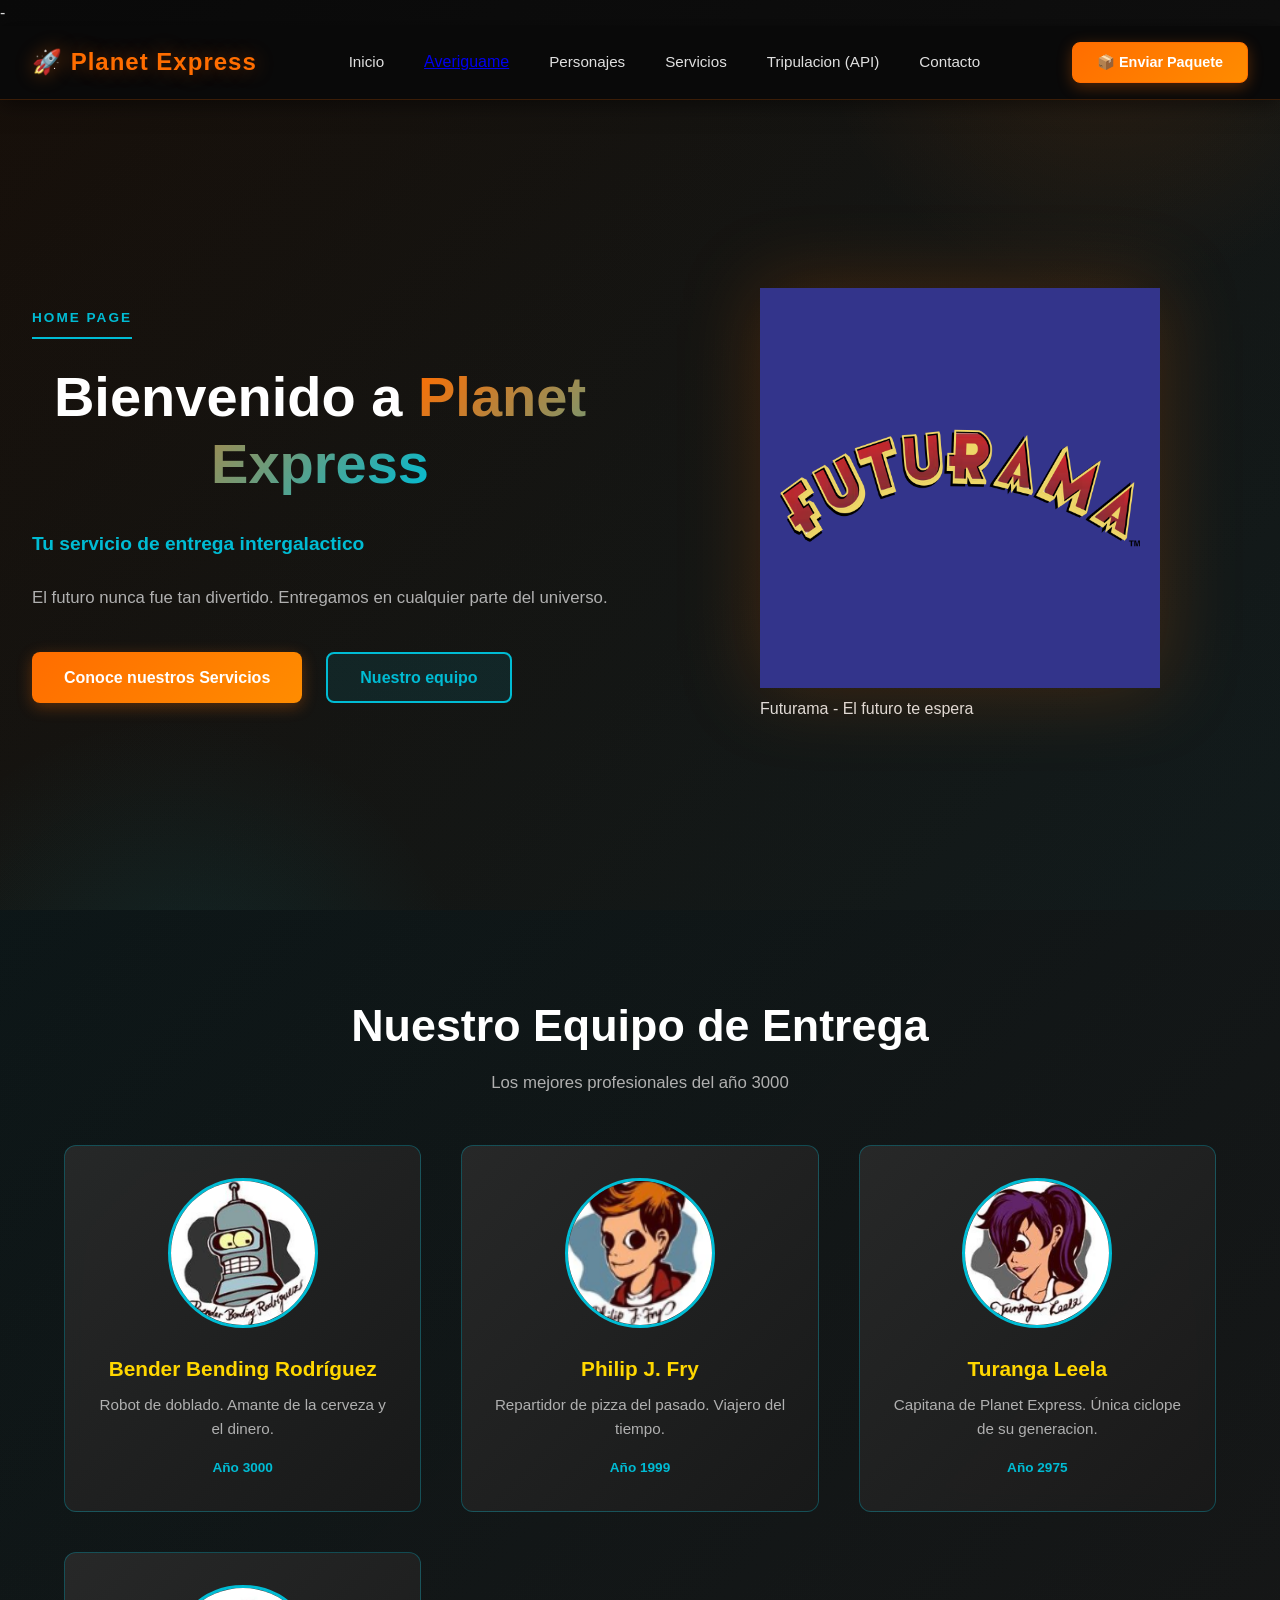
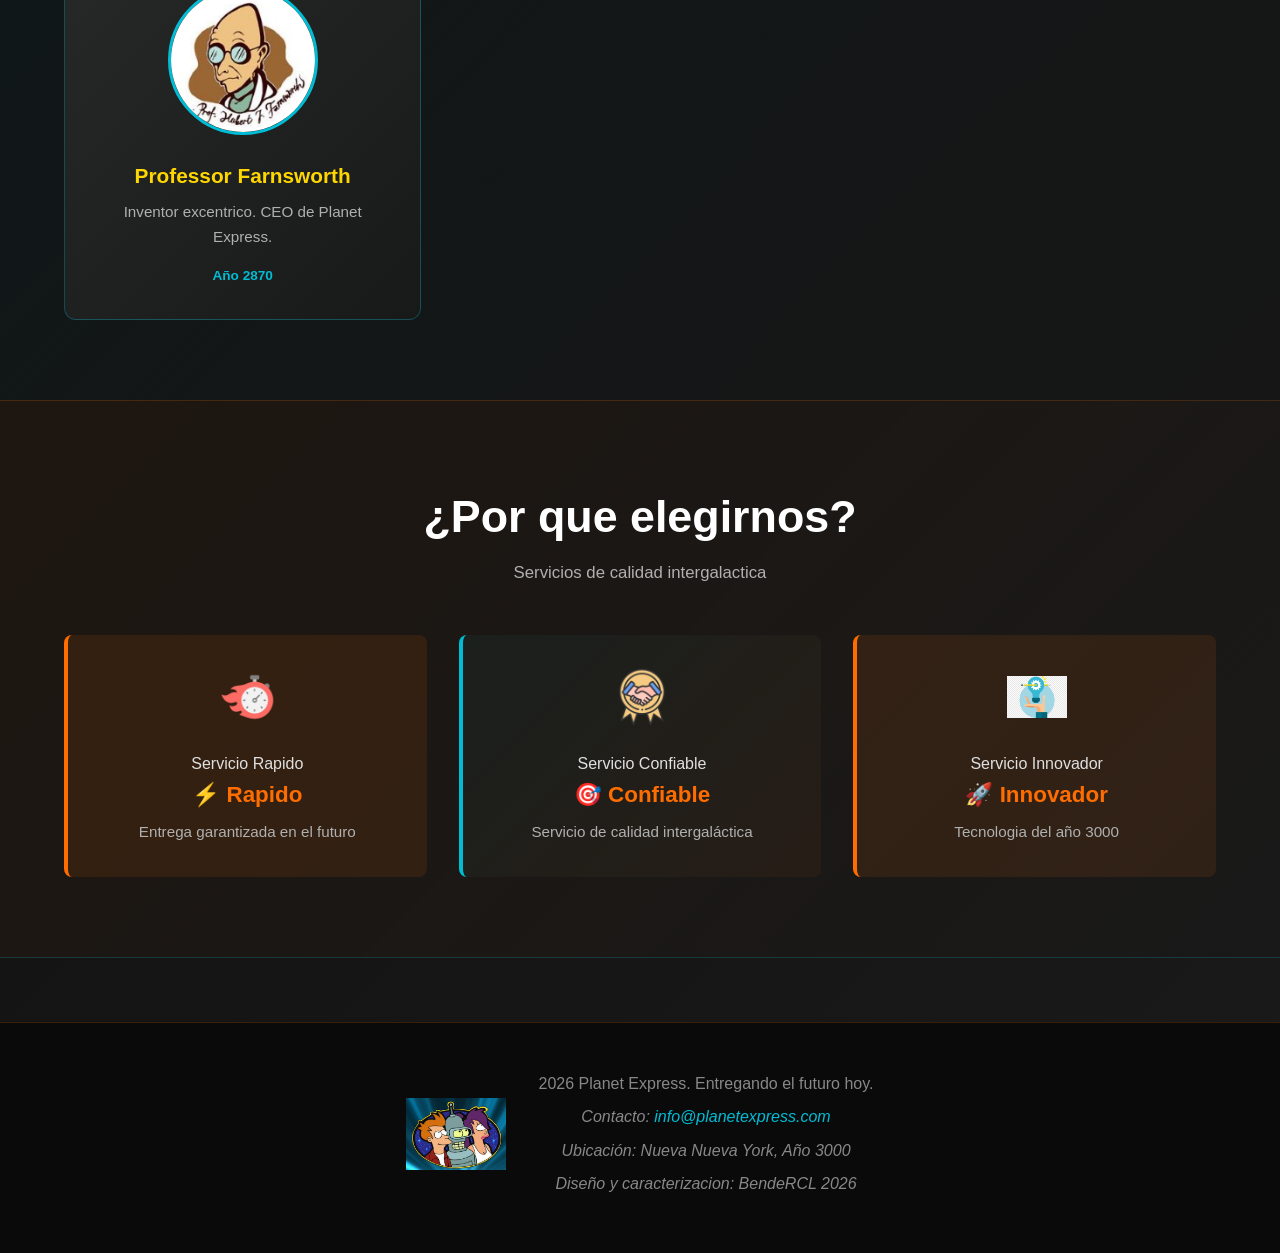
<file: index.html>
<!DOCTYPE html>
<html lang="es">

<head>
    <meta charset="UTF-8">
    <meta name="viewport" content="width=device-width, initial-scale=1.0">
    <meta name="description"
        content="Pagina tematica de Futurama - Planet Express, tu servicio de entrega intergalactico">
    <meta name="author" content="BendeRCL">
    <title>Futurama - Planet Express</title>
    <link rel="stylesheet" href="css/styles.css">
</head>

<body>-
    <header class="header">
        <nav class="navbar" aria-label="Navegación principal">
            <div class="nav-container">
                <div class="nav-logo">
                    <h1 class="logo">🚀 Planet Express</h1>
                </div>
                <ul class="nav-links">
                    <li><a href="index.html#inicio" class="nav-link">Inicio</a></li>
                    <li><a href="curriculum.html">Averiguame</a></li>
                    <li><a href="index.html#personajes" class="nav-link">Personajes</a></li>
                    <li><a href="index.html#caracteristicas" class="nav-link">Servicios</a></li>
                    <li><a href="api.html" class="nav-link api-nav-active" aria-current="page">Tripulacion (API)</a></li>
                    <li><a href="index.html#contacto" class="nav-link">Contacto</a></li>
                </ul>

                    <button class="btn-nav-cta" type="button" aria-label="Enviar un paquete ahora">
                        📦 Enviar Paquete
                    </button>
            </div>
        </nav>
    </header>

    <main>

        <section id="inicio" class="hero">
            <div class="hero-container">
                <div class="hero-content">
                    <span class="hero-label">HOME PAGE</span>
                    <h2>Bienvenido a <span class="hero-highlight">Planet Express</span></h2>
                    <p>Tu servicio de entrega intergalactico</p>
                    <p class="hero-subtitle">El futuro nunca fue tan divertido. Entregamos en cualquier parte del
                        universo.</p>

                    <div class="hero-buttons">

                        <button id="btnMostrar" class="btn-primary" type="button" aria-label="Explorar servicios">
                            Conoce nuestros Servicios
                        </button>
                        <button id="btnPersonajes" class="btn-secondary" type="button" aria-label="Conocer el equipo">
                            Nuestro equipo
                        </button>
                    </div>

                </div>

                <div class="hero-image-container">
                    <figure>
                        <img src="img/futurama-logo.png" alt="Logo de Futurama - Planet Express" class="hero-image"
                            width="400" height="400" loading="lazy">
                        <figcaption>Futurama - El futuro te espera</figcaption>
                    </figure>
                </div>
            </div>
        </section>

        <section id="personajes" class="personajes">
            <div class="section-container">
                <h2>Nuestro Equipo de Entrega</h2>
                <p class="section-subtitle">Los mejores profesionales del año 3000</p>

                <div class="contenedor-personajes" role="list">

                    <article class="tarjeta-personaje" role="listitem">
                        <figure class="imagen-personaje">
                            <img src="img/bender.png" alt="Bender Bending Rodríguez - Robot de doblado" width="150"
                                height="150" loading="lazy">

                        </figure>
                        <h3>Bender Bending Rodríguez</h3>
                        <p>Robot de doblado. Amante de la cerveza y el dinero.</p>
                        <time datetime="3000">Año 3000</time>
                    </article>


                    <article class="tarjeta-personaje" role="listitem">
                        <figure class="imagen-personaje">
                            <img src="img/fry.png" alt="Philip J. Fry - Repartidor de pizza del pasado" width="150"
                                height="150" loading="lazy">

                        </figure>
                        <h3>Philip J. Fry</h3>
                        <p>Repartidor de pizza del pasado. Viajero del tiempo.</p>
                        <time datetime="1999">Año 1999</time>
                    </article>


                    <article class="tarjeta-personaje" role="listitem">
                        <figure class="imagen-personaje">
                            <img src="img/leela.png" alt="Turanga Leela - Capitana de Planet Express" width="150"
                                height="150" loading="lazy">

                        </figure>
                        <h3>Turanga Leela</h3>
                        <p>Capitana de Planet Express. Única ciclope de su generacion.</p>
                        <time datetime="2975">Año 2975</time>
                    </article>


                    <article class="tarjeta-personaje" role="listitem">
                        <figure class="imagen-personaje">
                            <img src="img/professor.png" alt="Professor Farnsworth - Inventor excéntrico y CEO"
                                width="150" height="150" loading="lazy">
                        </figure>
                        <h3>Professor Farnsworth</h3>
                        <p>Inventor excentrico. CEO de Planet Express.</p>
                        <time datetime="2870">Año 2870</time>
                    </article>
                </div>
            </div>
        </section>

        <section id="caracteristicas" class="caracteristicas">
            <div class="section-container">
                <h2>¿Por que elegirnos?</h2>
                <p class="section-subtitle">Servicios de calidad intergalactica</p>

                <div class="features-grid">

                    <article class="feature">
                        <figure>
                            <img src="img/icon-rapido.png" alt="Icono de velocidad" class="feature-icon" width="60"
                                height="60" loading="lazy">
                            <figcaption>Servicio Rapido</figcaption>
                        </figure>
                        <h3>⚡ Rapido</h3>
                        <p>Entrega garantizada en el futuro</p>
                    </article>


                    <article class="feature">
                        <figure>
                            <img src="img/icon-confiable.png" alt="Icono de confiabilidad" class="feature-icon"
                                width="60" height="60" loading="lazy">
                            <figcaption>Servicio Confiable</figcaption>
                        </figure>
                        <h3>🎯 Confiable</h3>
                        <p>Servicio de calidad intergaláctica</p>
                    </article>


                    <article class="feature">
                        <figure>
                            <img src="img/icon-innovador.png" alt="Icono de innovación" class="feature-icon" width="60"
                                height="60" loading="lazy">
                            <figcaption>Servicio Innovador</figcaption>
                        </figure>
                        <h3>🚀 Innovador</h3>
                        <p>Tecnologia del año 3000</p>
                    </article>
                </div>
            </div>
        </section>

        
    </main>

    <footer class="footer">
        <div class="footer-container">
            <div class="footer-content">
                <figure class="footer-figura">
                    <img src="img/logo-footer.png" alt="Escuadron Planet Espress" class="footer-logo" width="100"
                        height="100" loading="lazy">
                </figure>
                <div class="footer-text">
                    <p> <time datetime="2026">2026</time> Planet Express. Entregando el futuro hoy.</p>
                    <address>
                        <p>Contacto: <a href="mailto:info@planetexpress.com">info@planetexpress.com</a></p>
                        <p>Ubicación: Nueva Nueva York, Año 3000</p>
                        <p>Diseño y caracterizacion: BendeRCL 2026</p>

                    </address>
                </div>
            </div>
        </div>
    </footer>


    <script src="js/script.js" defer></script>
</body>

</html>
</file>
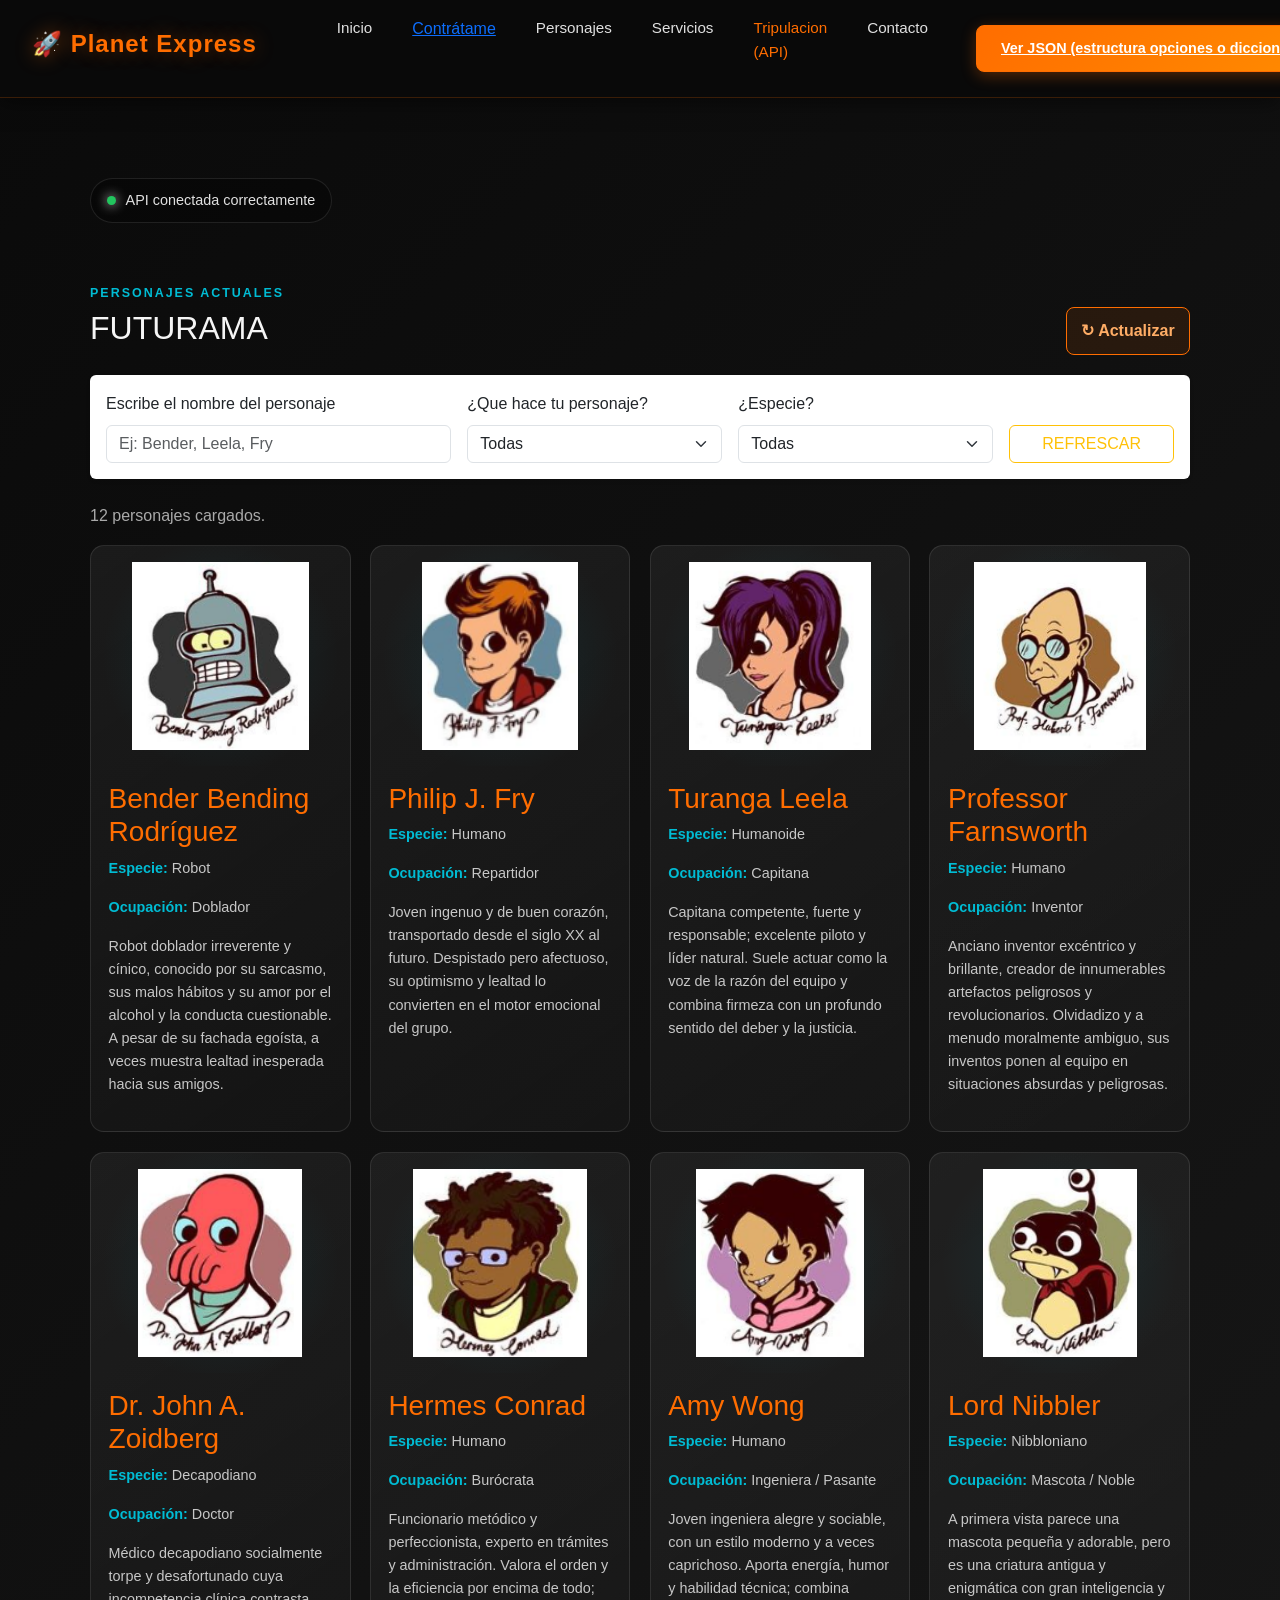
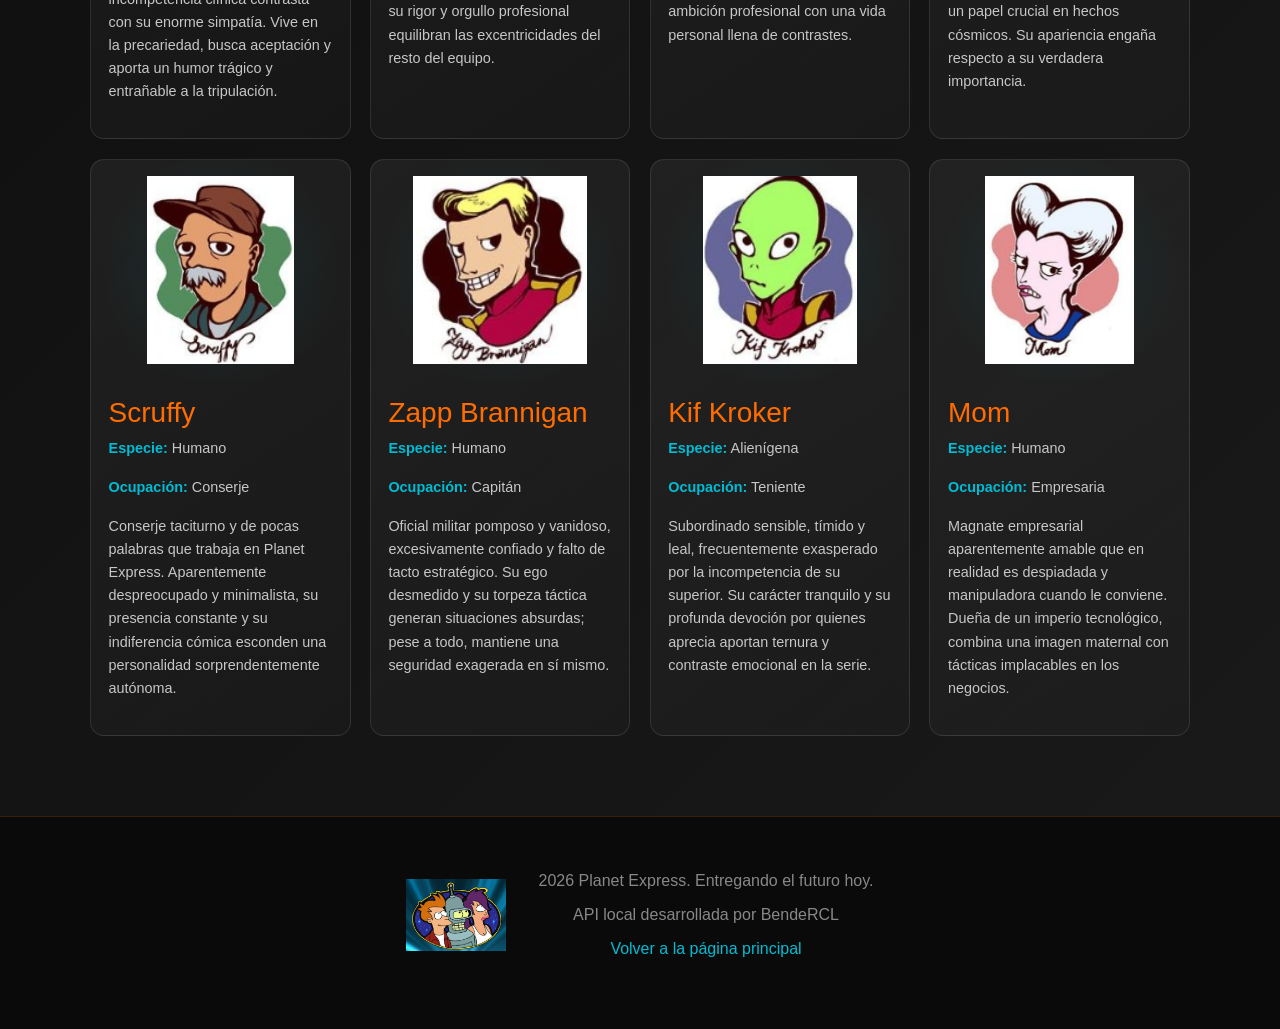
<file: api.html>
<!DOCTYPE html>
<html lang="es">

<head>
    <meta charset="UTF-8">
    <meta name="viewport" content="width=device-width, initial-scale=1.0">
    <meta name="description" content="Documentación y explorador de la API local de Futurama - Planet Express.">
    <meta name="author" content="BendeRCL">
    <title>API Local - Planet Express</title>

    <link href="https://cdn.jsdelivr.net/npm/bootstrap@5.3.3/dist/css/bootstrap.min.css" rel="stylesheet">
    <link rel="stylesheet" href="css/styles.css">
    <link rel="stylesheet" href="css/api-styles.css">
</head>

<body class="api-page">
    <header class="header">
        <nav class="navbar" aria-label="Navegación principal">
            <div class="nav-container">
                <div class="nav-logo">
                    <h1 class="logo">🚀 Planet Express</h1>
                </div>

                <ul class="nav-links">
                    <li><a href="index.html#inicio" class="nav-link">Inicio</a></li>
                    <li><a href="curriculum.html">Contrátame</a></li>
                    <li><a href="index.html#personajes" class="nav-link">Personajes</a></li>
                    <li><a href="index.html#caracteristicas" class="nav-link">Servicios</a></li>
                    <li><a href="api.html" class="nav-link api-nav-active" aria-current="page">Tripulacion (API)</a>
                    </li>
                    <li><a href="index.html#contacto" class="nav-link">Contacto</a></li>
                </ul>

                <a class="btn-nav-cta api-nav-button" href="json/personajes.json" target="_blank" rel="noopener">
                    Ver JSON (estructura opciones o diccionario)
                </a>
            </div>
        </nav>
    </header>

    <main class="api-main">
            <div class="api-status" id="apiStatus" role="status" aria-live="polite">
                <span class="status-dot"></span> Conectando con Firebase o JSON local...
            </div>
        </section>

        <article class="api-section" aria-labelledby="charactersTitle">
            <header class="api-section-heading">
                <div>
                    <span class="api-kicker">PERSONAJES ACTUALES</span>
                    <h2 id="charactersTitle">FUTURAMA</h2>
                </div>

                <button id="reloadCharacters" class="api-reload" type="button">↻ Actualizar</button> 
            </header>

            <div class="api-filters card border-0 shadow-sm mb-4">
                <div class="card-body">
                    <div class="row g-3 align-items-end">
                        <div class="col-12 col-md-4">
                            <label for="filterName" class="form-label">Escribe el nombre del personaje</label>
                            <input type="text" id="filterName" class="form-control"
                                placeholder="Ej: Bender, Leela, Fry">
                        </div>

                        <div class="col-12 col-md-3">
                            <label for="filterOccupation" class="form-label">¿Que hace tu personaje?</label>
                            <select id="filterOccupation" class="form-select">
                                <option value="">Todas</option>
                            </select>
                        </div>

                        <div class="col-12 col-md-3">
                            <label for="filterSpecies" class="form-label">¿Especie?</label>
                            <select id="filterSpecies" class="form-select">
                                <option value="">Todas</option> 
                            </select>
                        </div>

                        <div class="col-12 col-md-2 d-grid">
                            <button id="clearFilters" type="button" class="btn btn-outline-warning">
                              REFRESCAR
                            </button>
                        </div>
                    </div>
                </div>
            </div>

            <p id="charactersMessage" class="api-message" role="status" aria-live="polite"> - cantidad de personajes que actualiza la API
                Cargando personajes...
            </p>

            <div id="apiCharacters" class="api-characters"></div>
        </article>
        <pre id="jsonOutput" class="api-json" hidden aria-live="polite"></pre>
        </section>
    </main>

    <footer class="footer">
        <div class="footer-container">
            <div class="footer-content">
                <figure class="footer-figura">
                    <img src="img/logo-footer.png" alt="Logo de Planet Express" class="footer-logo" width="100"
                        height="100" loading="lazy">
                </figure>

                <div class="footer-text">
                    <p><time datetime="2026">2026</time> Planet Express. Entregando el futuro hoy.</p>
                    <address>
                        <p>API local desarrollada por BendeRCL</p>
                        <p><a href="index.html">Volver a la página principal</a></p>
                    </address>
                </div>
            </div>
        </div>
    </footer>

    <script>
        window.FIREBASE_CONFIG = {
            apiKey: "AIzaSyCx0AUlon29l3JHP1ow3xnhab2i0h4k39Q",
            authDomain: "teku-4a165.firebaseapp.com",
            projectId: "teku-4a165",
            storageBucket: "teku-4a165.firebasestorage.app",
            messagingSenderId: "780972025146",
            appId: "1:780972025146:web:f26547e5085d2d7323dc03"
        };
    </script>

    <script src="js/api-page.js" defer></script>
    <script src="js/personajes.js" defer></script>
</body>

</html>
</file>
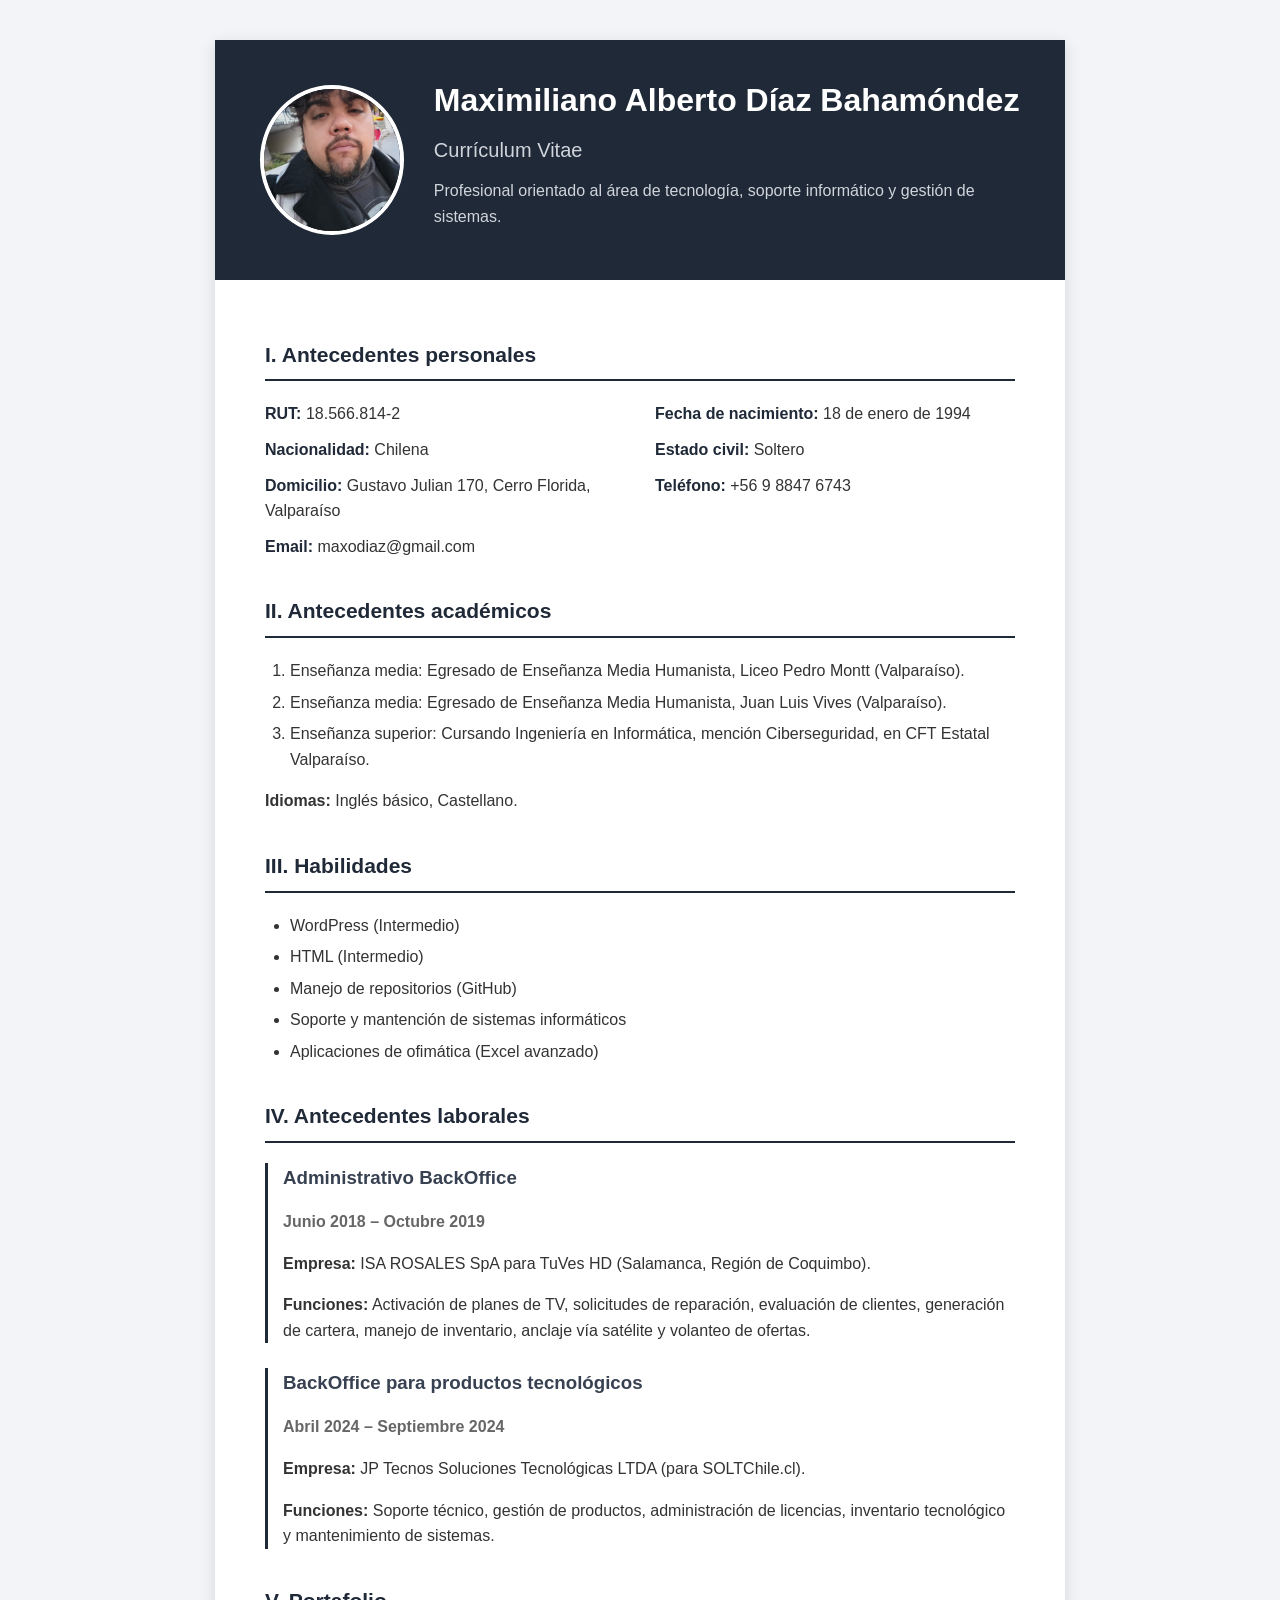
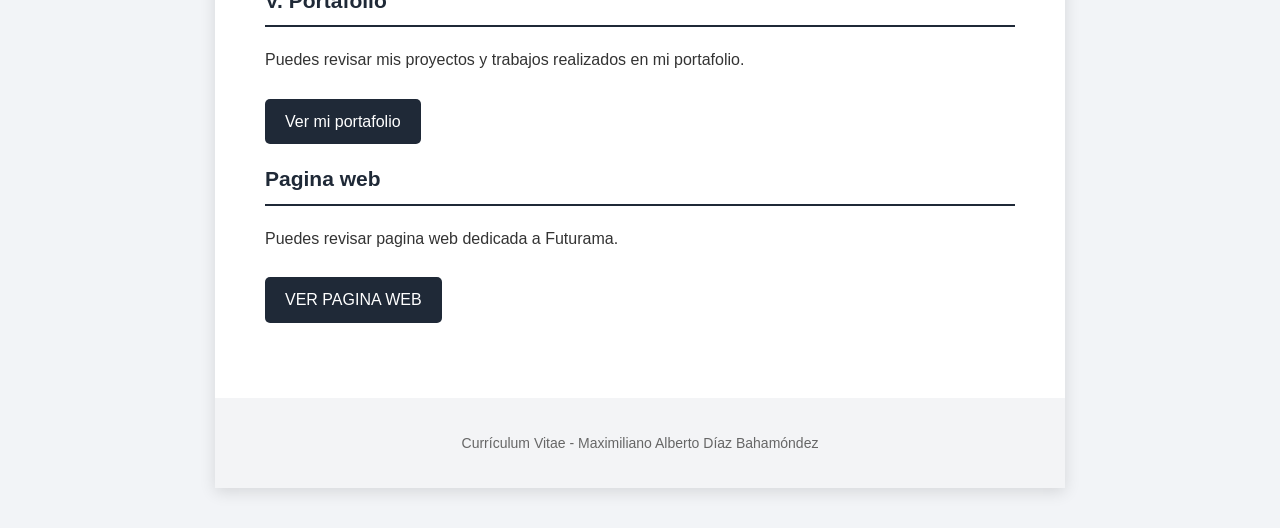
<file: curriculum.html>
<!DOCTYPE html>
<html lang="es">

<head>
    <meta charset="UTF-8">
    <meta name="viewport" content="width=device-width, initial-scale=1.0">
    <meta name="description" content="Currículum Vitae - Maximiliano Díaz Bahamóndez">
    <meta name="author" content="Maximiliano Díaz Bahamóndez">
    <title>Currículum Vitae - Maximiliano Díaz Bahamóndez</title>
    <link rel="stylesheet" href="css/cv-styles.css">
</head>

<body>

    <div class="cv-container">
        <header>
            <img
                class="foto"
                src="images/foto-perfil.jpeg"
                alt="Fotografía de Maximiliano Díaz Bahamóndez"
            >

            <div class="encabezado">
                <h1>Maximiliano Alberto Díaz Bahamóndez</h1>
                <h2>Currículum Vitae</h2>
                <p>
                    Profesional orientado al área de tecnología,
                    soporte informático y gestión de sistemas.
                </p>
            </div>
        </header>

        <main>

            <section>
                <h2>I. Antecedentes personales</h2>

                <div class="datos-personales">
                    <p class="dato">
                        <strong>RUT:</strong>
                        18.566.814-2
                    </p>

                    <p class="dato">
                        <strong>Fecha de nacimiento:</strong>
                        18 de enero de 1994
                    </p>

                    <p class="dato">
                        <strong>Nacionalidad:</strong>
                        Chilena
                    </p>

                    <p class="dato">
                        <strong>Estado civil:</strong>
                        Soltero
                    </p>

                    <p class="dato">
                        <strong>Domicilio:</strong>
                        Gustavo Julian 170, Cerro Florida, Valparaíso
                    </p>

                    <p class="dato">
                        <strong>Teléfono:</strong>
                        +56 9 8847 6743
                    </p>

                    <p class="dato">
                        <strong>Email:</strong>
                        maxodiaz@gmail.com
                    </p>
                </div>
            </section>

            <section>
                <h2>II. Antecedentes académicos</h2>

                <ol>
                    <li>
                        Enseñanza media: Egresado de Enseñanza Media
                        Humanista, Liceo Pedro Montt (Valparaíso).
                    </li>

                    <li>
                        Enseñanza media: Egresado de Enseñanza Media
                        Humanista, Juan Luis Vives (Valparaíso).
                    </li>

                    <li>
                        Enseñanza superior: Cursando Ingeniería en
                        Informática, mención Ciberseguridad, en
                        CFT Estatal Valparaíso.
                    </li>
                </ol>

                <p>
                    <strong>Idiomas:</strong>
                    Inglés básico, Castellano.
                </p>
            </section>


            <section>
                <h2>III. Habilidades</h2>

                <ul>
                    <li>WordPress (Intermedio)</li>
                    <li>HTML (Intermedio)</li>
                    <li>Manejo de repositorios (GitHub)</li>
                    <li>Soporte y mantención de sistemas informáticos</li>
                    <li>Aplicaciones de ofimática (Excel avanzado)</li>
                </ul>
            </section>

            <section>
                <h2>IV. Antecedentes laborales</h2>

                <div class="experiencia">
                    <h3>Administrativo BackOffice</h3>
                    <p class="periodo">Junio 2018 – Octubre 2019</p>

                    <p>
                        <strong>Empresa:</strong>
                        ISA ROSALES SpA para TuVes HD
                        (Salamanca, Región de Coquimbo).
                    </p>

                    <p>
                        <strong>Funciones:</strong>
                        Activación de planes de TV, solicitudes de
                        reparación, evaluación de clientes, generación
                        de cartera, manejo de inventario, anclaje vía
                        satélite y volanteo de ofertas.
                    </p>
                </div>

                <div class="experiencia">
                    <h3>BackOffice para productos tecnológicos</h3>
                    <p class="periodo">Abril 2024 – Septiembre 2024</p>

                    <p>
                        <strong>Empresa:</strong>
                        JP Tecnos Soluciones Tecnológicas LTDA
                        (para SOLTChile.cl).
                    </p>

                    <p>
                        <strong>Funciones:</strong>
                        Soporte técnico, gestión de productos,
                        administración de licencias, inventario
                        tecnológico y mantenimiento de sistemas.
                    </p>
                </div>
            </section>

            <section>
                <h2>V. Portafolio</h2>

                <p>
                    Puedes revisar mis proyectos y trabajos realizados
                    en mi portafolio.
                </p>

                <a class="portfolio-link" href="portafolio.html">
                    Ver mi portafolio
                </a>
                 <h2>Pagina web</h2>

                <p>
                    Puedes revisar pagina web dedicada a Futurama.
                </p>

                <a class="portfolio-link" href="index.html">
                    VER PAGINA WEB
                </a>
            </section>
                

        </main>

        <footer>
            <p>
                Currículum Vitae - Maximiliano Alberto Díaz Bahamóndez
            </p>
        </footer>

    </div>

    <script src="js/cv-script.js" defer></script>
</body>

</html>
</file>
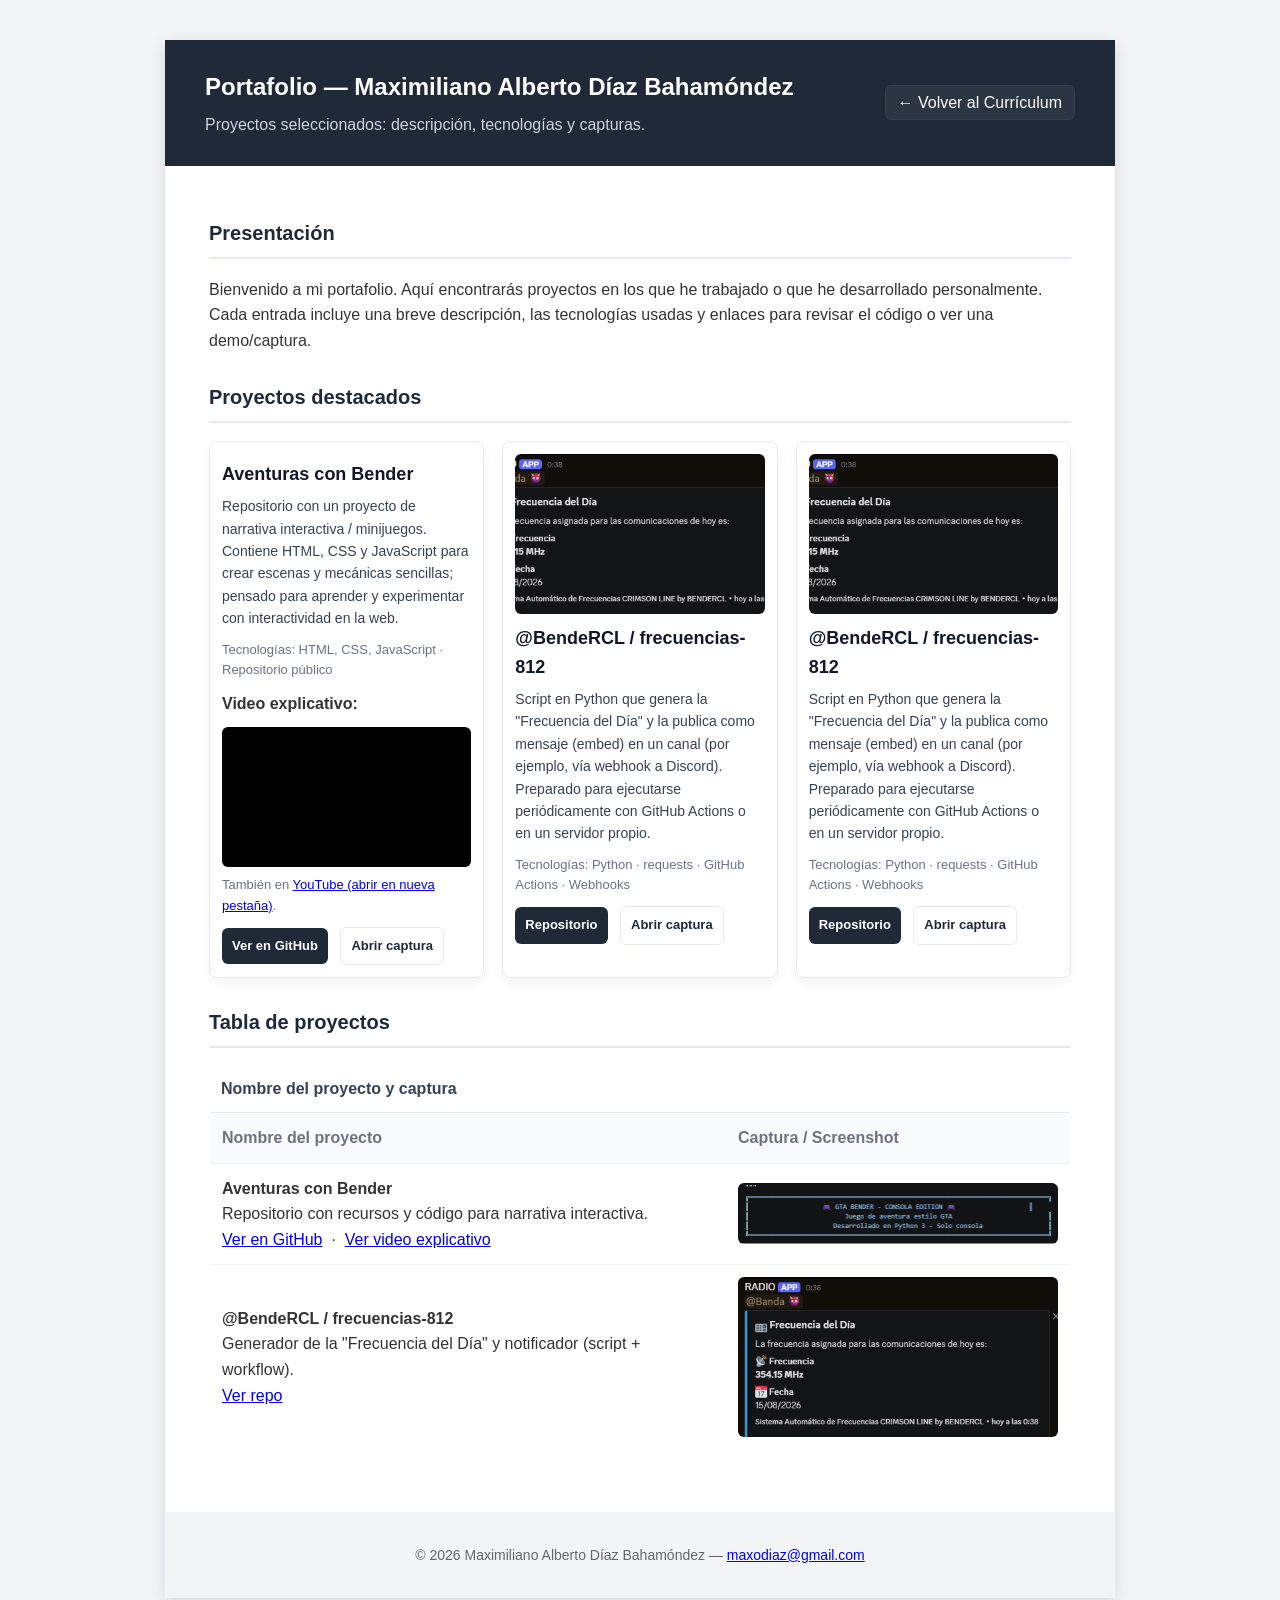
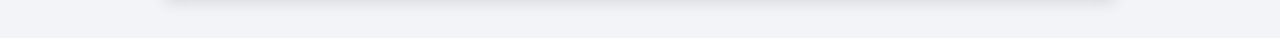
<file: portafolio.html>
<!DOCTYPE html>
<html lang="es">

<head>
  <meta charset="UTF-8" />
  <meta name="viewport" content="width=device-width, initial-scale=1.0" />
  <title>Portafolio - Maximiliano Díaz Bahamóndez</title>
  <link rel="stylesheet" href="css/porta-styles.css">
  
</head>

<body>
  <div class="cv-container">

    <header>
      <div class="title">
        <h1>Portafolio — Maximiliano Alberto Díaz Bahamóndez</h1>
        <p>Proyectos seleccionados: descripción, tecnologías y capturas.</p>
      </div>
      <div>
        <a class="back-link" href="curriculum.html">← Volver al Currículum</a>
      </div>
    </header>

    <main>
      <section>
        <h2>Presentación</h2>
        <p>Bienvenido a mi portafolio. Aquí encontrarás proyectos en los que he trabajado o que he desarrollado personalmente. Cada entrada incluye una breve descripción, las tecnologías usadas y enlaces para revisar el código o ver una demo/captura.</p>
      </section>

      <section>
        <h2>Proyectos destacados</h2>
        <div class="projects">
          <!-- Proyecto 1 -->
          <article class="project" aria-labelledby="p1">
          
            <h3 id="p1">Aventuras con Bender</h3>
            <p>Repositorio con un proyecto de narrativa interactiva / minijuegos. Contiene HTML, CSS y JavaScript para crear escenas y mecánicas sencillas; pensado para aprender y experimentar con interactividad en la web.</p>
            <div class="meta">Tecnologías: HTML, CSS, JavaScript · Repositorio público</div>

            <!-- Video embed (YouTube) -->
            <div>
              <strong>Video explicativo:</strong>
              <div class="video-container" aria-hidden="false" aria-label="Video explicativo Aventuras con Bender">
                <iframe src="https://www.youtube.com/embed/0yY1PvClfx8"
                        title="Aventuras con Bender - Video explicativo"
                        allow="accelerometer; autoplay; clipboard-write; encrypted-media; gyroscope; picture-in-picture"
                        allowfullscreen>
                </iframe>
              </div>
              <p style="margin-top:8px;font-size:13px;color:#6b7280;">
                También en <a href="https://www.youtube.com/watch?v=0yY1PvClfx8" target="_blank" rel="noopener noreferrer">YouTube (abrir en nueva pestaña)</a>.
              </p>
            </div>

            <div class="actions" style="margin-top:10px;">
              <a href="https://github.com/BendeRCL/aventuras-con-bender" target="_blank" rel="noopener noreferrer">Ver en GitHub</a>
              <a class="ghost" href="images/aventuras_con_bender.png" target="_blank" rel="noopener noreferrer">Abrir captura</a>
            </div>
          </article>

        
          <article class="project" aria-labelledby="p2">
            <img src="images/frecuencias_812.png" alt="Captura Frecuencias-812">
            <h3 id="p2">@BendeRCL / frecuencias-812</h3>
            <p>Script en Python que genera la "Frecuencia del Día" y la publica como mensaje (embed) en un canal (por ejemplo, vía webhook a Discord). Preparado para ejecutarse periódicamente con GitHub Actions o en un servidor propio.</p>
            <div class="meta">Tecnologías: Python · requests · GitHub Actions · Webhooks</div>
            <div class="actions">
              <a href="https://github.com/BendeRCL/frecuencias-812" target="_blank" rel="noopener noreferrer">Repositorio</a>
              <a class="ghost" href="images/frecuencias_812.png" target="_blank" rel="noopener noreferrer">Abrir captura</a>
            </div>
          </article>

                    <article class="project" aria-labelledby="p2">
            <img src="images/frecuencias_812.png" alt="Captura Frecuencias-812">
            <h3 id="p2">@BendeRCL / frecuencias-812</h3>
            <p>Script en Python que genera la "Frecuencia del Día" y la publica como mensaje (embed) en un canal (por ejemplo, vía webhook a Discord). Preparado para ejecutarse periódicamente con GitHub Actions o en un servidor propio.</p>
            <div class="meta">Tecnologías: Python · requests · GitHub Actions · Webhooks</div>
            <div class="actions">
              <a href="https://github.com/BendeRCL/frecuencias-812" target="_blank" rel="noopener noreferrer">Repositorio</a>
              <a class="ghost" href="images/frecuencias_812.png" target="_blank" rel="noopener noreferrer">Abrir captura</a>
            </div>
          </article>

          
        </div>
      </section>

      <section>
        <h2>Tabla de proyectos</h2>
        <table>
          <caption>Nombre del proyecto y captura</caption>
          <thead>
            <tr>
              <th>Nombre del proyecto</th>
              <th>Captura / Screenshot</th>
            </tr>
          </thead>
          <tbody>
            <tr>
              <td>
                <strong>Aventuras con Bender</strong><br>
                Repositorio con recursos y código para narrativa interactiva.<br>
                <a href="https://github.com/BendeRCL/aventuras-con-bender" target="_blank" rel="noopener noreferrer">Ver en GitHub</a>
                &nbsp;·&nbsp;
                <a href="https://www.youtube.com/watch?v=0yY1PvClfx8" target="_blank" rel="noopener noreferrer">Ver video explicativo</a>
              </td>
              <td><img src="images/aventuras_con_bender.png" alt="Screenshot Aventuras con Bender"></td>
            </tr>
            <tr>
              <td>
                <strong>@BendeRCL / frecuencias-812</strong><br>
                Generador de la "Frecuencia del Día" y notificador (script + workflow).
                <br><a href="https://github.com/BendeRCL/frecuencias-812" target="_blank" rel="noopener noreferrer">Ver repo</a>
              </td>
              <td><img src="images/frecuencias_812.png" alt="Screenshot Frecuencias-812"></td>
            </tr>
            <tr> 
            </tr>
          </tbody>
        </table>
      </section>
    </main>

    <footer>
      <p>© 2026 Maximiliano Alberto Díaz Bahamóndez — <a href="mailto:maxodiaz@gmail.com">maxodiaz@gmail.com</a></p>
    </footer>
  </div>
</body>

</html>
</file>
<file: css/styles.css>
:root {
    --color-primary: #FF6D00;
    --color-secondary: #00BCD4;
    --color-dark: #0a0a0a;
    --color-dark-alt: #1a1a1a;
    --color-light: #f5f5f5;
    --color-accent: #FFD700;
    --color-text: #e0e0e0;
    --transition: 0.3s ease;
}

* {
    margin: 0;
    padding: 0;
    box-sizing: border-box;
}

html {
    scroll-behavior: smooth;
}

body {
    font-family: 'Segoe UI', Tahoma, Geneva, Verdana, sans-serif;
    line-height: 1.6;
    color: var(--color-text);
    background: linear-gradient(135deg, var(--color-dark) 0%, var(--color-dark-alt) 100%);
    min-height: 100vh;
}

.header {
    background: rgba(10, 10, 10, 0.95);
    backdrop-filter: blur(10px);
    border-bottom: 1px solid rgba(255, 109, 0, 0.2);
    position: sticky;
    top: 0;
    z-index: 1000;
    box-shadow: 0 4px 20px rgba(0, 0, 0, 0.5);
}

.navbar {
    padding: 1rem 0;
}

.nav-container {
    max-width: 1400px;
    margin: 0 auto;
    padding: 0 2rem;
    display: flex;
    justify-content: space-between;
    align-items: center;
    gap: 3rem;
}
.nav-logo {
    flex-shrink: 0;
}

.logo {
    color: var(--color-primary);
    font-size: 1.5rem;
    font-weight: 700;
    text-shadow: 0 0 20px rgba(255, 109, 0, 0.4);
    letter-spacing: 1px;
}

.nav-links {
    display: flex;
    list-style: none;
    gap: 2.5rem;
    flex: 1;
    justify-content: center;
}

.nav-link {
    color: var(--color-text);
    text-decoration: none;
    font-weight: 500;
    font-size: 0.95rem;
    position: relative;
    transition: color var(--transition);
}

.nav-link::after {
    content: '';
    position: absolute;
    bottom: -5px;
    left: 0;
    width: 0;
    height: 2px;
    background: var(--color-primary);
    transition: width var(--transition);
}

.nav-link:hover {
    color: var(--color-primary);
}

.nav-link:hover::after {
    width: 100%;
}

.btn-nav-cta {
    background: linear-gradient(135deg, var(--color-primary), #FF8C00);
    color: white;
    border: 1px solid var(--color-primary);
    padding: 0.7rem 1.5rem;
    border-radius: 8px;
    cursor: pointer;
    font-weight: 600;
    font-size: 0.9rem;
    transition: all var(--transition);
    flex-shrink: 0;
    box-shadow: 0 4px 15px rgba(255, 109, 0, 0.3);
}

.btn-nav-cta:hover {
    transform: translateY(-2px);
    box-shadow: 0 6px 20px rgba(255, 109, 0, 0.5);
    background: linear-gradient(135deg, #FF8C00, var(--color-primary));
}

.btn-nav-cta:active {
    transform: translateY(0);
}

.hero {
    min-height: 90vh;
    display: flex;
    align-items: center;
    justify-content: center;
    background: linear-gradient(135deg, rgba(255, 109, 0, 0.05) 0%, rgba(0, 188, 212, 0.05) 100%);
    padding: 4rem 2rem;
    position: relative;
    overflow: hidden;
}

.hero::before {
    content: '';
    position: absolute;
    top: -50%;
    right: -10%;
    width: 600px;
    height: 600px;
    background: radial-gradient(circle, rgba(255, 109, 0, 0.1) 0%, transparent 70%);
    border-radius: 50%;
}

.hero::after {
    content: '';
    position: absolute;
    bottom: -50%;
    left: -10%;
    width: 600px;
    height: 600px;
    background: radial-gradient(circle, rgba(0, 188, 212, 0.1) 0%, transparent 70%);
    border-radius: 50%;
}

.hero-container {
    max-width: 1400px;
    width: 100%;
    display: grid;
    grid-template-columns: 1fr 1fr;
    gap: 4rem;
    align-items: center;
    position: relative;
    z-index: 1;
}

.hero-content {
    display: flex;
    flex-direction: column;
    gap: 1.5rem;
}

.hero-label {
    color: var(--color-secondary);
    font-size: 0.85rem;
    font-weight: 700;
    text-transform: uppercase;
    letter-spacing: 2px;
    display: inline-block;
    padding-bottom: 0.5rem;
    border-bottom: 2px solid var(--color-secondary);
    width: fit-content;
}

.hero-content h2 {
    font-size: clamp(2.5rem, 5vw, 3.5rem);
    font-weight: 800;
    line-height: 1.2;
    color: white;
}

.hero-highlight {
    background: linear-gradient(135deg, var(--color-primary), var(--color-secondary));
    -webkit-background-clip: text;
    -webkit-text-fill-color: transparent;
    background-clip: text;
}

.hero-content > p:first-of-type {
    font-size: 1.2rem;
    color: var(--color-secondary);
    font-weight: 600;
}

.hero-subtitle {
    font-size: 1.05rem;
    color: #b0b0b0;
    line-height: 1.7;
}

.hero-buttons {
    display: flex;
    gap: 1.5rem;
    flex-wrap: wrap;
    margin-top: 1rem;
}

.hero-image-container {
    display: flex;
    justify-content: center;
    align-items: center;
}

.hero-image {
    max-width: 100%;
    height: auto;
    animation: float 3s ease-in-out infinite;
    filter: drop-shadow(0 0 40px rgba(255, 109, 0, 0.2));
}

@keyframes float {
    0%, 100% {
        transform: translateY(0px);
    }
    50% {
        transform: translateY(-30px);
    }
}


.btn-primary,
.btn-secondary {
    padding: 0.9rem 2rem;
    font-size: 1rem;
    border-radius: 8px;
    cursor: pointer;
    font-weight: 600;
    border: none;
    transition: all var(--transition);
    display: inline-flex;
    align-items: center;
    gap: 0.5rem;
}

.btn-primary {
    background: linear-gradient(135deg, var(--color-primary), #FF8C00);
    color: white;
    box-shadow: 0 4px 15px rgba(255, 109, 0, 0.3);
}

.btn-primary:hover {
    transform: translateY(-3px);
    box-shadow: 0 6px 25px rgba(255, 109, 0, 0.5);
}

.btn-secondary {
    background: rgba(0, 188, 212, 0.1);
    color: var(--color-secondary);
    border: 2px solid var(--color-secondary);
}

.btn-secondary:hover {
    background: rgba(0, 188, 212, 0.2);
    transform: translateY(-3px);
    box-shadow: 0 6px 25px rgba(0, 188, 212, 0.3);
}

.btn-primary:active,
.btn-secondary:active {
    transform: translateY(-1px);
}

.section-container {
    max-width: 1400px;
    margin: 0 auto;
    padding: 0 2rem;
}

.personajes,
.caracteristicas,
.contacto {
    padding: 5rem 2rem;
}

.personajes {
    background: linear-gradient(135deg, rgba(0, 188, 212, 0.05) 0%, transparent 100%);
}

.caracteristicas {
    background: linear-gradient(135deg, rgba(255, 109, 0, 0.05) 0%, transparent 100%);
    border-top: 1px solid rgba(255, 109, 0, 0.2);
    border-bottom: 1px solid rgba(0, 188, 212, 0.2);
}

.contacto {
    background: rgba(0, 0, 0, 0.2);
}

section h2 {
    font-size: clamp(2rem, 4vw, 2.8rem);
    font-weight: 800;
    text-align: center;
    margin-bottom: 0.5rem;
    color: white;
}

.section-subtitle {
    text-align: center;
    color: #b0b0b0;
    margin-bottom: 3rem;
    font-size: 1.05rem;
}

.contenedor-personajes {
    display: grid;
    grid-template-columns: repeat(auto-fit, minmax(280px, 1fr));
    gap: 2.5rem;
    margin-top: 3rem;
}

.tarjeta-personaje {
    background: linear-gradient(135deg, rgba(45, 45, 45, 0.8) 0%, rgba(26, 26, 26, 0.8) 100%);
    border: 1px solid rgba(0, 188, 212, 0.3);
    border-radius: 12px;
    padding: 2rem;
    text-align: center;
    transition: all var(--transition);
    backdrop-filter: blur(10px);
    position: relative;
    overflow: hidden;
}

.tarjeta-personaje::before {
    content: '';
    position: absolute;
    top: 0;
    left: 0;
    right: 0;
    height: 2px;
    background: linear-gradient(90deg, transparent, var(--color-secondary), transparent);
    opacity: 0;
    transition: opacity var(--transition);
}

.tarjeta-personaje:hover {
    transform: translateY(-10px);
    border-color: var(--color-primary);
    box-shadow: 0 10px 30px rgba(255, 109, 0, 0.2);
}

.tarjeta-personaje:hover::before {
    opacity: 1;
}

.imagen-personaje {
    width: 150px;
    height: 150px;
    margin: 0 auto 1.5rem;
    border-radius: 50%;
    overflow: hidden;
    border: 3px solid var(--color-secondary);
    display: flex;
    align-items: center;
    justify-content: center;
    background: rgba(0, 188, 212, 0.1);
}

.imagen-personaje img {
    width: 100%;
    height: 100%;
    object-fit: cover;
    transition: transform var(--transition);
}

.tarjeta-personaje:hover .imagen-personaje img {
    transform: scale(1.1);
}

.tarjeta-personaje h3 {
    color: var(--color-accent);
    margin-bottom: 0.5rem;
    font-size: 1.3rem;
}

.tarjeta-personaje p {
    color: #b0b0b0;
    font-size: 0.95rem;
    margin-bottom: 1rem;
}

.tarjeta-personaje time {
    display: block;
    color: var(--color-secondary);
    font-size: 0.85rem;
    font-weight: 600;
}

.features-grid {
    display: grid;
    grid-template-columns: repeat(auto-fit, minmax(280px, 1fr));
    gap: 2rem;
    margin-top: 3rem;
}

.feature {
    background: linear-gradient(135deg, rgba(0, 188, 212, 0.05) 0%, rgba(255, 109, 0, 0.05) 100%);
    border-left: 4px solid var(--color-secondary);
    padding: 2rem;
    border-radius: 8px;
    transition: all var(--transition);
    text-align: center;
}

.feature:hover {
    background: linear-gradient(135deg, rgba(255, 109, 0, 0.1) 0%, rgba(0, 188, 212, 0.1) 100%);
    border-left-color: var(--color-primary);
    transform: translateY(-5px);
}

.feature-icon {
    width: 60px;
    height: 60px;
    margin: 0 auto 1rem;
    object-fit: contain;
}

.feature h3 {
    color: var(--color-primary);
    margin-bottom: 0.5rem;
    font-size: 1.4rem;
}

.feature p {
    color: #b0b0b0;
    font-size: 0.95rem;
}

.contacto-container {
    display: grid;
    grid-template-columns: 1fr 1fr;
    gap: 3rem;
    align-items: center;
    margin-top: 3rem;
}

.nave-figura {
    text-align: center;
}

.nave-imagen {
    max-width: 100%;
    height: auto;
    border-radius: 12px;
    box-shadow: 0 10px 30px rgba(255, 109, 0, 0.2);
    transition: all var(--transition);
}

.nave-imagen:hover {
    transform: scale(1.05);
}

.formulario {
    display: flex;
    flex-direction: column;
    gap: 1.5rem;
}

fieldset {
    border: none;
    padding: 0;
}

legend {
    font-size: 1.3rem;
    font-weight: 700;
    color: white;
    margin-bottom: 1.5rem;
}

.form-group {
    display: flex;
    flex-direction: column;
    gap: 0.5rem;
}

.form-group label {
    color: var(--color-secondary);
    font-weight: 600;
    font-size: 0.95rem;
}

.form-group input,
.form-group textarea {
    padding: 0.9rem 1.2rem;
    border: 1px solid rgba(0, 188, 212, 0.3);
    border-radius: 8px;
    background: rgba(255, 255, 255, 0.05);
    color: white;
    font-size: 0.95rem;
    transition: all var(--transition);
    font-family: inherit;
}

.form-group input::placeholder,
.form-group textarea::placeholder {
    color: rgba(255, 255, 255, 0.4);
}

.form-group input:focus,
.form-group textarea:focus {
    outline: none;
    border-color: var(--color-primary);
    background: rgba(255, 255, 255, 0.08);
    box-shadow: 0 0 15px rgba(255, 109, 0, 0.2);
}

.form-group small {
    color: #888;
    font-size: 0.8rem;
}

.btn-submit {
    background: linear-gradient(135deg, var(--color-primary), #FF8C00);
    color: white;
    border: none;
    padding: 1rem;
    font-size: 1rem;
    border-radius: 8px;
    cursor: pointer;
    font-weight: 600;
    transition: all var(--transition);
    margin-top: 0.5rem;
    box-shadow: 0 4px 15px rgba(255, 109, 0, 0.3);
}

.btn-submit:hover {
    transform: translateY(-3px);
    box-shadow: 0 6px 25px rgba(255, 109, 0, 0.5);
}

.btn-submit:active {
    transform: translateY(-1px);
}

.mensaje-exito {
    background: linear-gradient(135deg, #4CAF50, #45a049);
    color: white;
    padding: 1.5rem;
    border-radius: 8px;
    text-align: center;
    font-weight: 600;
    margin-top: 2rem;
    border-left: 4px solid #2e7d32;
    animation: slideIn 0.3s ease;
}

.mensaje-exito.oculto {
    display: none;
}

@keyframes slideIn {
    from {
        opacity: 0;
        transform: translateY(-10px);
    }
    to {
        opacity: 1;
        transform: translateY(0);
    }
}

.footer {
    background: rgba(10, 10, 10, 0.95);
    border-top: 1px solid rgba(255, 109, 0, 0.2);
    padding: 3rem 2rem;
    margin-top: 4rem;
}

.footer-container {
    max-width: 1400px;
    margin: 0 auto;
}

.footer-content {
    display: flex;
    align-items: center;
    gap: 2rem;
    justify-content: center;
    text-align: center;
}

.footer-figura {
    flex-shrink: 0;
}

.footer-logo {
    width: 100px;
    height: 100px;
    object-fit: contain;
}

.footer-text p {
    color: #888;
    margin-bottom: 0.5rem;
}

.footer-text a {
    color: var(--color-secondary);
    text-decoration: none;
    transition: color var(--transition);
}

.footer-text a:hover {
    color: var(--color-primary);
}

@media (max-width: 1024px) {
    .nav-container {
        gap: 1.5rem;
    }

    .nav-links {
        gap: 1.5rem;
    }

    .hero-container {
        grid-template-columns: 1fr;
        gap: 2rem;
    }

    .contacto-container {
        grid-template-columns: 1fr;
    }
}

@media (max-width: 768px) {
    .nav-container {
        flex-wrap: wrap;
        gap: 1rem;
    }

    .nav-logo {
        width: 100%;
    }

    .nav-links {
        order: 3;
        width: 100%;
        flex-direction: column;
        gap: 0.5rem;
        justify-content: flex-start;
    }

    .btn-nav-cta {
        order: 2;
    }

    .hero-label {
        font-size: 0.75rem;
    }

    .hero-content h2 {
        font-size: 2rem;
    }

    .hero-buttons {
        flex-direction: column;
    }

    .btn-primary,
    .btn-secondary {
        width: 100%;
        justify-content: center;
    }

    .contenedor-personajes,
    .features-grid {
        grid-template-columns: 1fr;
    }

    .footer-content {
        flex-direction: column;
    }
}

@media (max-width: 480px) {
    .nav-links {
        gap: 0.5rem;
    }

    .nav-link {
        font-size: 0.85rem;
    }

    .logo {
        font-size: 1.2rem;
    }

    section h2 {
        font-size: 1.8rem;
    }

    .section-subtitle {
        font-size: 0.95rem;
    }

    .hero-image {
        width: 100%;
        max-width: 300px;
    }
}
</file>
<file: css/api-styles.css>
/* Estilos exclusivos de la página de documentación de la API. */
.api-page .api-nav-active { color: var(--color-primary); }
.api-main { width: min(1100px, calc(100% - 2rem)); margin: 0 auto; padding: 3.5rem 0 5rem; }
.api-hero { padding: clamp(2rem, 6vw, 5rem); border: 1px solid rgba(255,109,0,.25); border-radius: 22px; background: radial-gradient(ellipse at top right, rgba(0,188,212,.13), transparent 48%), linear-gradient(135deg, rgba(255,109,0,.10), rgba(255,255,255,.025)); text-align: center; }
.api-eyebrow,.api-kicker { color: var(--color-secondary); font-size: .78rem; font-weight: 800; letter-spacing: .16em; }
.api-hero h2 { margin: .7rem 0; color: var(--color-light); font-size: clamp(2.3rem, 6vw, 4rem); line-height: 1.1; }
.api-hero h2 span { color: var(--color-primary); }
.api-hero > p { max-width: 700px; margin: 0 auto; color: #c8c8c8; }
.api-status { display: inline-flex; align-items: center; gap: .6rem; margin-top: 1.5rem; padding: .65rem 1rem; border-radius: 999px; background: rgba(0,0,0,.3); border: 1px solid rgba(255,255,255,.1); font-size: .9rem; }
.status-dot { width: 9px; height: 9px; border-radius: 50%; background: #eab308; box-shadow: 0 0 12px currentColor; }
.api-status.connected .status-dot { background: #22c55e; }.api-status.error .status-dot { background: #ef4444; }
.api-section,.api-json-section { margin-top: 3.5rem; }
.api-section-heading { display: flex; align-items: end; justify-content: space-between; gap: 1rem; margin-bottom: 1.25rem; }
.api-section-heading h2 { margin-top: .25rem; color: var(--color-light); font-size: clamp(1.5rem, 3vw, 2rem); }
.api-section-heading > p { color: #aaa; font-size: .9rem; }
.endpoint-card { display: flex; align-items: center; gap: 1rem; padding: 1.1rem 1.2rem; margin-top: .75rem; border: 1px solid rgba(255,255,255,.1); border-radius: 12px; background: rgba(255,255,255,.035); }
.endpoint-method { padding: .35rem .55rem; border-radius: 6px; background: rgba(34,197,94,.14); color: #86efac; font-size: .75rem; font-weight: 800; }
.endpoint-info { flex: 1; min-width: 0; }.endpoint-info code { color: var(--color-secondary); font-size: 1rem; overflow-wrap: anywhere; }.endpoint-info p { margin-top: .2rem; color: #aaa; font-size: .88rem; }
.endpoint-link { color: var(--color-primary); font-weight: 700; text-decoration: none; white-space: nowrap; }.endpoint-link:hover { color: #ffad66; }
.api-reload { border: 1px solid var(--color-primary); border-radius: 8px; padding: .65rem .9rem; background: rgba(255,109,0,.1); color: #ffad66; cursor: pointer; font: inherit; font-weight: 700; }.api-reload:hover { background: rgba(255,109,0,.2); }
.api-message { margin-bottom: 1rem; color: #aaa; }.api-characters { display: grid; grid-template-columns: repeat(auto-fit,minmax(220px,1fr)); gap: 1.2rem; }
.api-character { overflow: hidden; border: 1px solid rgba(255,255,255,.1); border-radius: 14px; background: linear-gradient(145deg,rgba(255,255,255,.06),rgba(255,255,255,.02)); transition: transform .25s,border-color .25s; }.api-character:hover { transform: translateY(-5px); border-color: rgba(255,109,0,.6); }
.api-character img { display: block; width: 100%; height: 220px; object-fit: contain; padding: 1rem; background: radial-gradient(circle,rgba(0,188,212,.1),transparent 70%); }.api-character-body { padding: 1rem 1.1rem 1.2rem; }.api-character h3 { color: var(--color-primary); margin-bottom: .5rem; }.api-character p { margin-top: .35rem; color: #c7c7c7; font-size: .9rem; }.api-character strong { color: var(--color-secondary); }
.api-json { overflow: auto; max-height: 420px; padding: 1.25rem; border: 1px solid rgba(0,188,212,.25); border-radius: 12px; background: #05090d; color: #a7f3d0; font-size: .88rem; line-height: 1.6; }
.api-page .footer { margin-top: 0; }
@media(max-width:900px) { .api-page .nav-container { flex-wrap: wrap; gap: 1rem; }.api-page .nav-links { order: 3; flex-basis: 100%; flex-wrap: wrap; gap: .8rem 1.2rem; justify-content: flex-start; }.api-page .api-nav-button { margin-left: auto; } }
@media(max-width:560px) { .api-main { width: min(100% - 1rem,1100px); padding-top: 1rem; }.api-hero { padding: 2rem 1rem; }.api-section-heading { align-items: flex-start; flex-direction: column; }.endpoint-card { align-items: flex-start; flex-wrap: wrap; }.endpoint-info { flex-basis: calc(100% - 5rem); }.endpoint-link { margin-left: auto; } }
</file>
<file: css/cv-styles.css>
* {
    box-sizing: border-box;
}

:root {
    --color-dark: #1f2937;
    --color-light-gray: #d1d5db;
    --color-gray: #666666;
    --color-text: #333333;
    --color-borders: #f3f4f6;
    --color-secondary: #374151;
}

body {
    margin: 0;
    padding: 0;
    font-family: Arial, Helvetica, sans-serif;
    background-color: #f2f4f7;
    color: var(--color-text);
    line-height: 1.6;
}



.cv-container {
    width: 850px;
    max-width: 90%;
    margin: 40px auto;
    background-color: white;
    box-shadow: 0 4px 15px rgba(0, 0, 0, 0.12);
}



header {
    background-color: var(--color-dark);
    color: white;
    padding: 35px 45px;
    display: flex;
    align-items: center;
    gap: 30px;
}

.foto {
    width: 150px;
    height: 150px;
    object-fit: cover;
    border-radius: 50%;
    border: 4px solid white;
}

.encabezado h1 {
    margin: 0;
    font-size: 32px;
}

.encabezado h2 {
    margin: 8px 0 0;
    font-size: 20px;
    font-weight: normal;
    color: var(--color-light-gray);
}

.encabezado p {
    margin-top: 12px;
    color: var(--color-light-gray);
}



main {
    padding: 40px 50px;
}

section {
    margin-bottom: 35px;
}

section h2 {
    color: var(--color-dark);
    font-size: 21px;
    border-bottom: 2px solid var(--color-dark);
    padding-bottom: 8px;
    margin-bottom: 20px;
}

section h3 {
    color: var(--color-secondary);
    margin-bottom: 5px;
}



.datos-personales {
    display: grid;
    grid-template-columns: 1fr 1fr;
    gap: 10px 30px;
}

.dato {
    margin: 0;
}

.dato strong {
    color: var(--color-dark);
}



ul,
ol {
    padding-left: 25px;
}

li {
    margin-bottom: 6px;
}



.experiencia {
    margin-bottom: 25px;
    padding-left: 15px;
    border-left: 3px solid var(--color-dark);
}

.experiencia h3 {
    margin-top: 0;
}

.periodo {
    font-weight: bold;
    color: var(--color-gray);
}


.portfolio-link {
    display: inline-block;
    padding: 10px 20px;
    background-color: var(--color-dark);
    color: white;
    text-decoration: none;
    border-radius: 5px;
    margin-top: 10px;
    transition: all 0.3s ease;
}

.portfolio-link:hover {
    background-color: var(--color-secondary);
    transform: translateY(-2px);
    box-shadow: 0 4px 8px rgba(0, 0, 0, 0.2);
}

.portfolio-link:active {
    transform: translateY(0);
}


footer {
    background-color: var(--color-borders);
    text-align: center;
    padding: 20px;
    color: var(--color-gray);
    font-size: 14px;
}


@media (max-width: 700px) {

    .cv-container {
        width: 95%;
        margin: 20px auto;
    }

    header {
        flex-direction: column;
        text-align: center;
        padding: 30px 20px;
    }

    main {
        padding: 30px 25px;
    }

    .datos-personales {
        grid-template-columns: 1fr;
    }

    .foto {
        width: 120px;
        height: 120px;
    }

    .encabezado h1 {
        font-size: 24px;
    }

    .encabezado h2 {
        font-size: 16px;
    }

    section h2 {
        font-size: 18px;
    }

    section h3 {
        font-size: 16px;
    }

}

@media (max-width: 480px) {

    .cv-container {
        width: 100%;
        margin: 0;
        box-shadow: none;
    }

    header {
        padding: 20px 15px;
        gap: 15px;
    }

    main {
        padding: 20px 15px;
    }

    .foto {
        width: 100px;
        height: 100px;
    }

    .encabezado h1 {
        font-size: 20px;
    }

    .encabezado p {
        font-size: 14px;
        margin-top: 8px;
    }

    section {
        margin-bottom: 25px;
    }

    section h2 {
        font-size: 16px;
        margin-bottom: 15px;
    }

    ul,
    ol {
        padding-left: 20px;
    }

    li {
        margin-bottom: 4px;
        font-size: 14px;
    }

    .portfolio-link {
        padding: 8px 16px;
        font-size: 14px;
    }

}
</file>
<file: css/porta-styles.css>
* { box-sizing: border-box; }
    body {
      margin: 0;
      padding: 0;
      font-family: Arial, Helvetica, sans-serif;
      background-color: #f2f4f7;
      color: #333333;
      line-height: 1.6;
    }
    .cv-container {
      width: 950px;
      max-width: 95%;
      margin: 40px auto;
      background-color: white;
      box-shadow: 0 4px 15px rgba(0,0,0,0.12);
    }
    header {
      background-color: #1f2937;
      color: white;
      padding: 28px 40px;
      display: flex;
      align-items: center;
      gap: 20px;
      justify-content: space-between;
    }
    header .title {
      display: flex;
      flex-direction: column;
    }
    header h1 { margin: 0; font-size: 24px; }
    header p { margin: 6px 0 0; color: #d1d5db; }
    .back-link {
      color: white;
      text-decoration: none;
      background: rgba(255,255,255,0.06);
      padding: 8px 12px;
      border-radius: 6px;
      border: 1px solid rgba(255,255,255,0.04);
    }
    main { padding: 34px 44px; }
    section { margin-bottom: 28px; }
    h2 {
      color: #1f2937;
      font-size: 20px;
      border-bottom: 2px solid #e6e9ee;
      padding-bottom: 8px;
      margin-bottom: 18px;
    }
    .projects {
      display: grid;
      grid-template-columns: repeat(auto-fit, minmax(260px, 1fr));
      gap: 18px;
    }
    .project {
      background: #ffffff;
      border: 1px solid #e6e9ee;
      border-radius: 8px;
      padding: 12px;
      box-shadow: 0 6px 14px rgba(15,23,42,0.04);
    }
    .project img {
      width: 100%;
      height: 160px;
      object-fit: cover;
      border-radius: 6px;
      display: block;
      margin-bottom: 10px;
    }
    .project h3 { margin: 6px 0; font-size: 18px; color: #111827; }
    .project p { margin: 6px 0 10px; color: #374151; font-size: 14px; }
    .project .meta { font-size: 13px; color: #6b7280; margin-bottom: 10px; }
    .project .actions a {
      display: inline-block;
      margin-right: 8px;
      text-decoration: none;
      color: white;
      background: #1f2937;
      padding: 8px 10px;
      border-radius: 6px;
      font-weight: 600;
      font-size: 13px;
    }
    .project .actions a.ghost {
      background: transparent;
      color: #1f2937;
      border: 1px solid #e6e9ee;
    }

  
    .video-container {
      position: relative;
      width: 100%;
      padding-bottom: 56.25%; /* 16:9 */
      height: 0;
      margin-top: 10px;
      border-radius: 6px;
      overflow: hidden;
      background: #000;
    }
    .video-container iframe {
      position: absolute;
      top: 0;
      left: 0;
      width: 100%;
      height: 100%;
      border: 0;
    }

    /* Table (solicitada) */
    table {
      width: 100%;
      border-collapse: collapse;
      background: white;
      border-radius: 6px;
      overflow: hidden;
      border: 1px solid #e6e9ee;
    }
    table caption { caption-side: top; text-align:left; padding:10px 12px; font-weight:600; color:#374151; }
    th, td {
      padding: 12px;
      border-bottom: 1px solid #f1f3f5;
      vertical-align: middle;
      text-align: left;
    }
    th { background:#fafbfc; color:#6b7280; font-weight:600; }
    td img { max-width: 320px; border-radius:6px; display:block; }
    footer {
      background-color: #f3f4f6;
      text-align: center;
      padding: 18px;
      color: #666666;
      font-size: 14px;
    }

    @media (max-width: 700px) {
      header { flex-direction: column; text-align: center; gap: 12px; padding: 22px; }
      main { padding: 22px; }
    }
</file>
